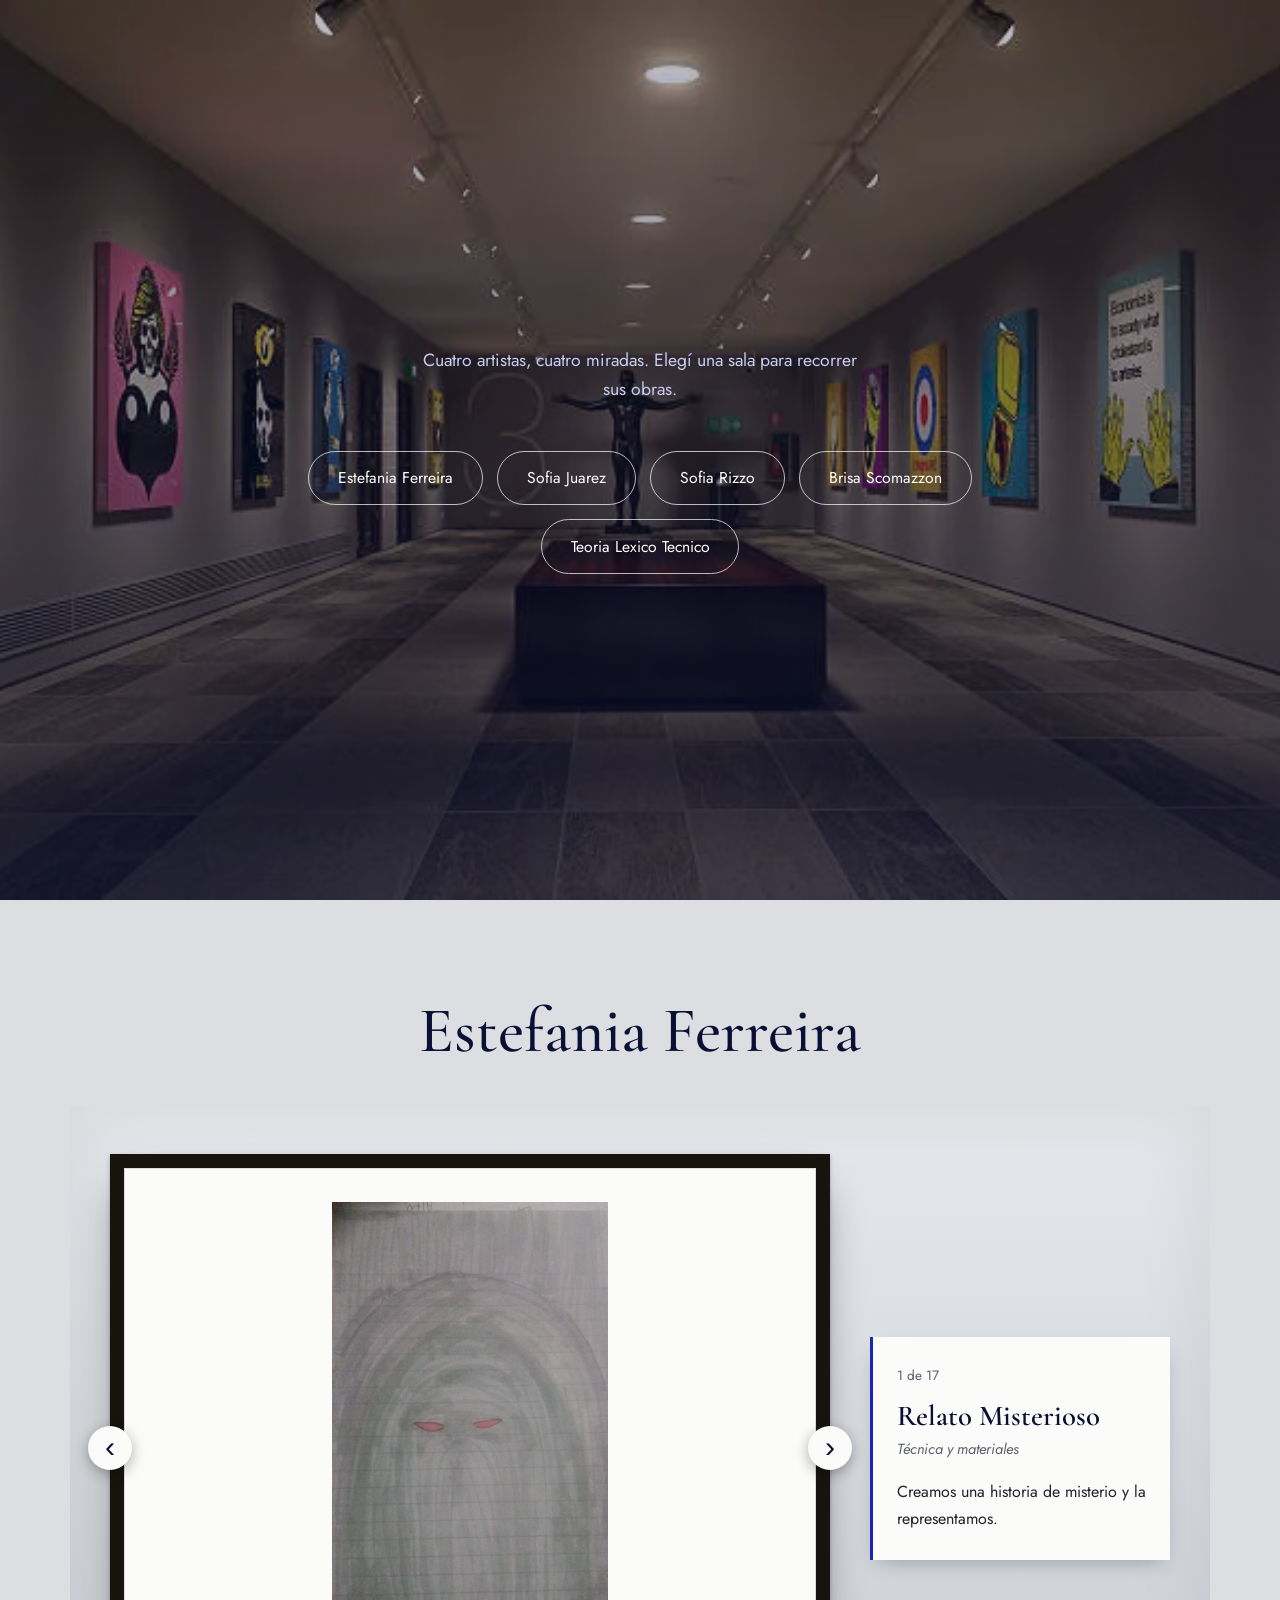
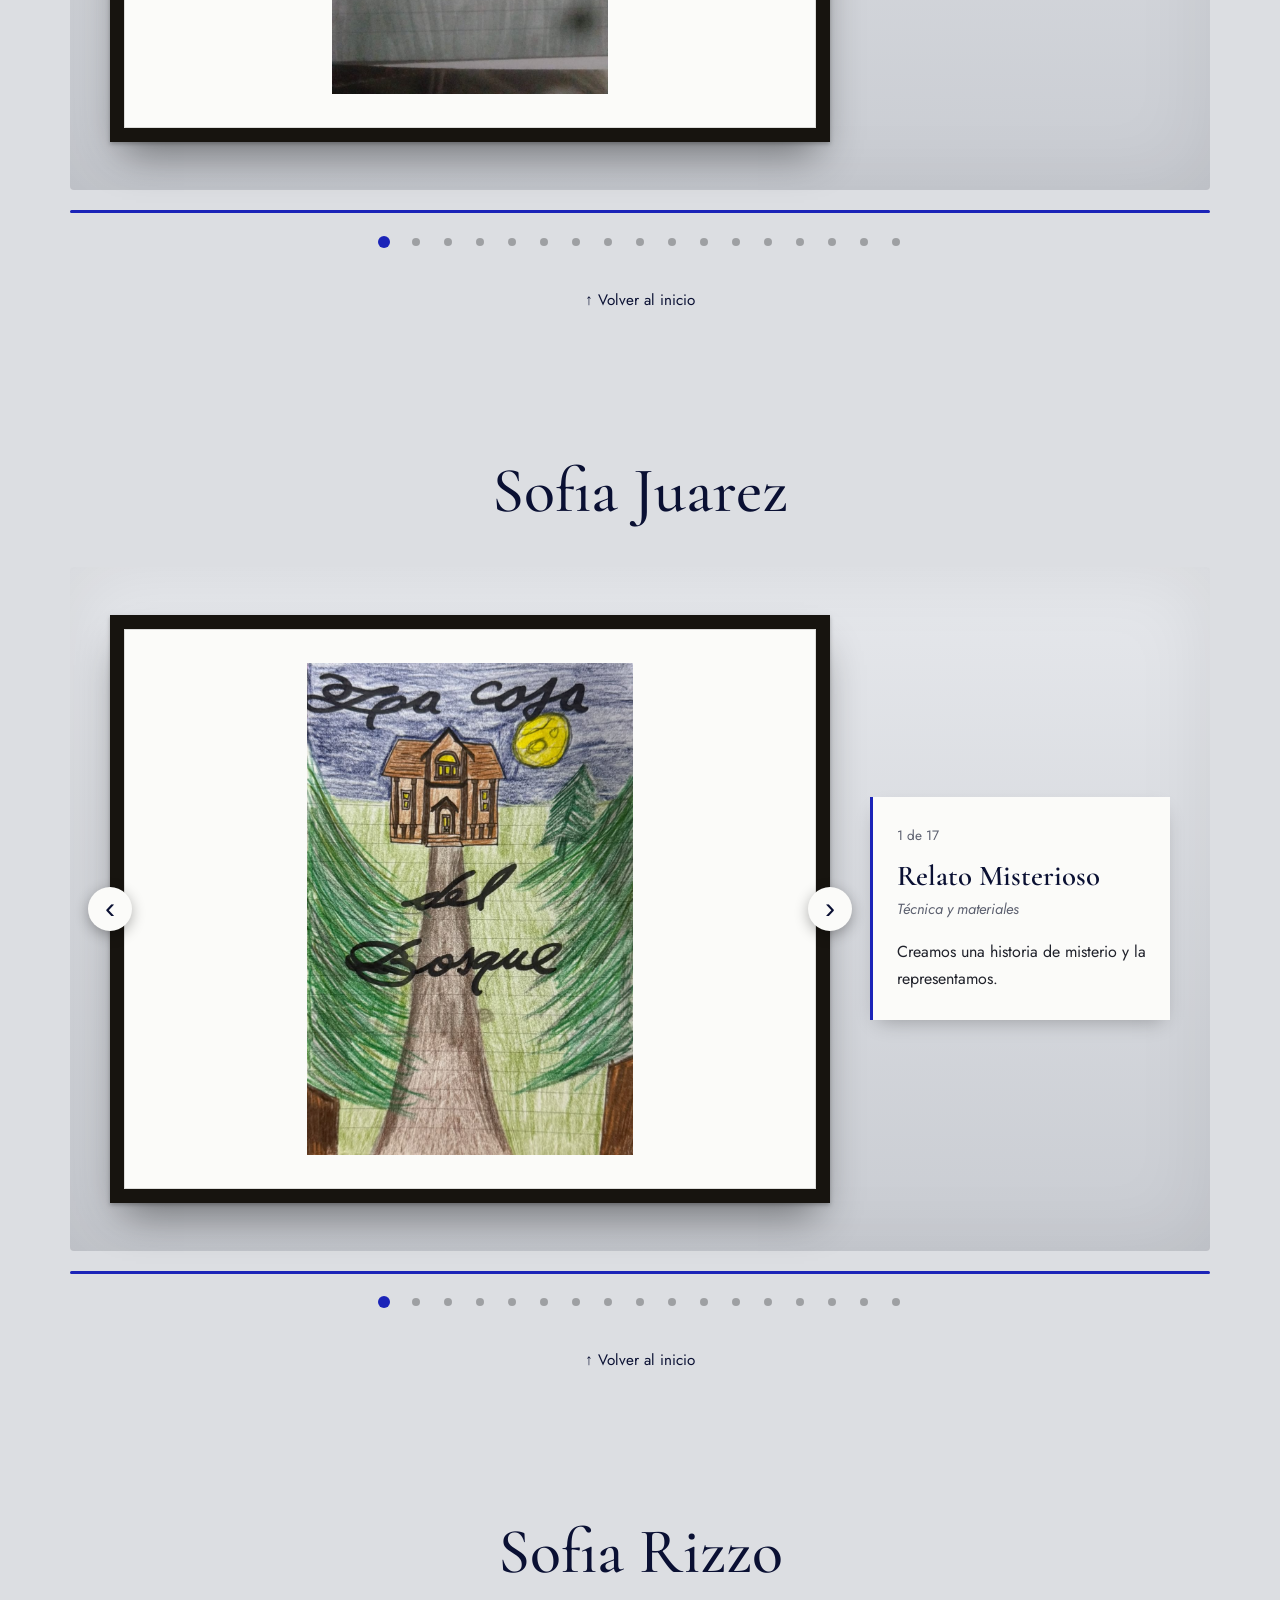
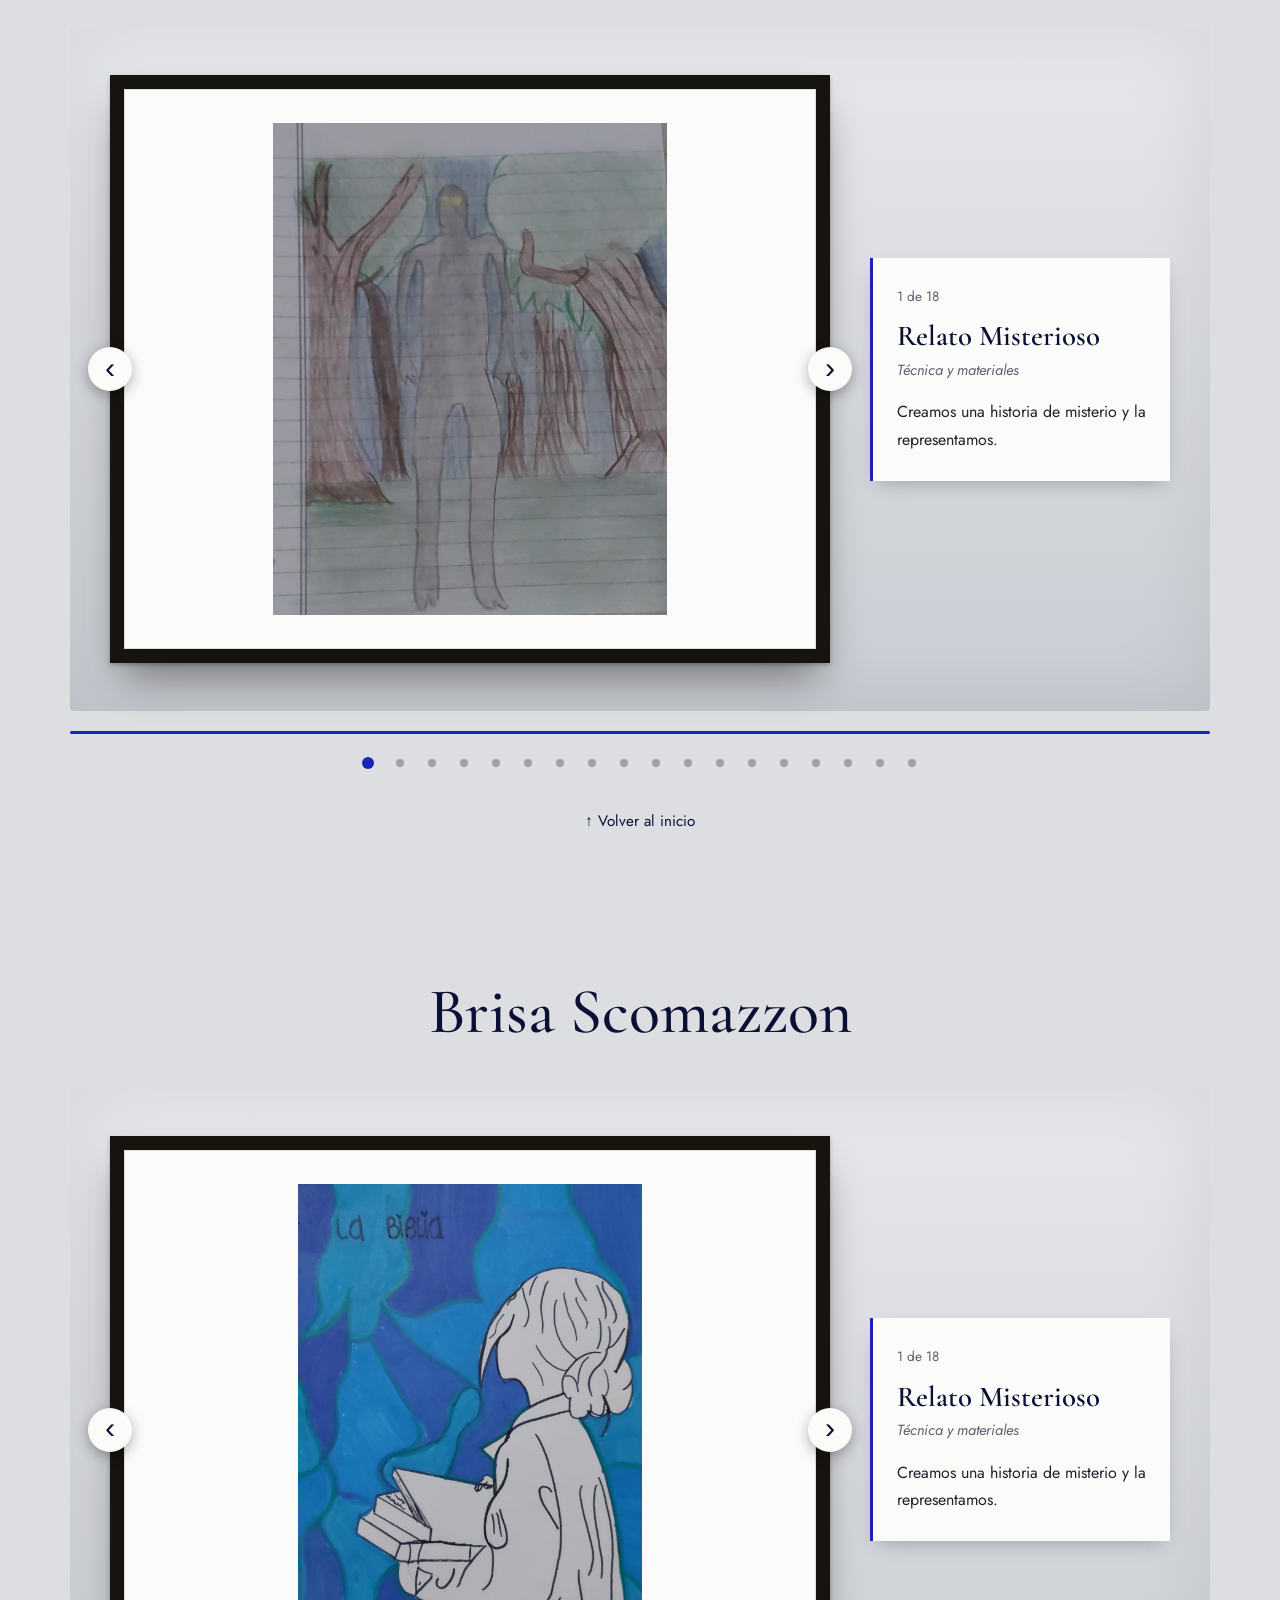
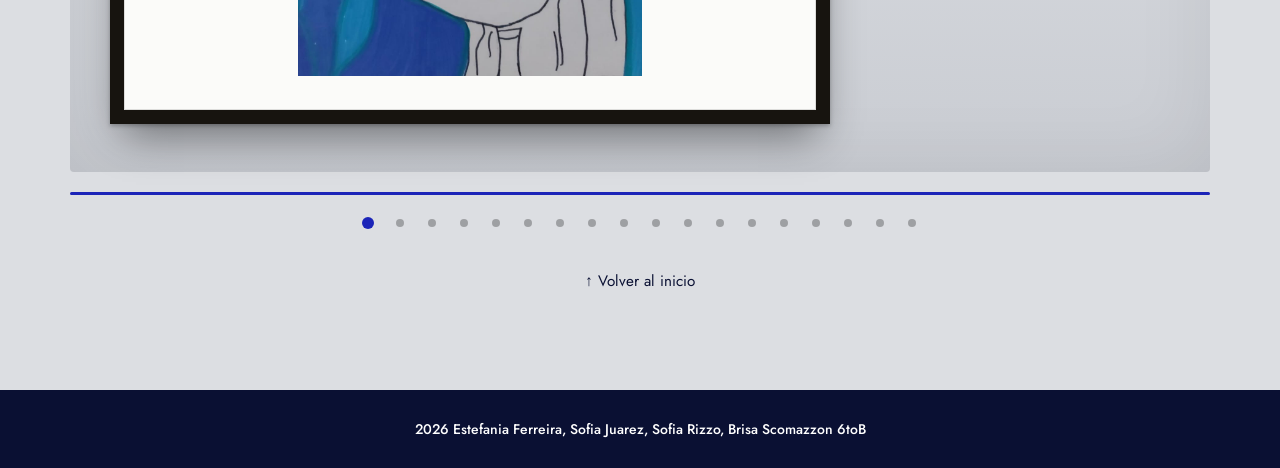
<file: index.html>
<!DOCTYPE html>
<html lang="es">
<head>
  <meta charset="UTF-8">
  <meta name="viewport" content="width=device-width, initial-scale=1.0">
  <title>MUSA-Galería de Arte</title>
  <link rel="preconnect" href="https://fonts.googleapis.com">
  <link rel="preconnect" href="https://fonts.gstatic.com" crossorigin>
  <link rel="stylesheet" href="https://fonts.googleapis.com/css2?family=Cormorant+Garamond:ital,wght@0,500;0,600;1,500&family=Jost:wght@400;500&display=swap">
  <link rel="stylesheet" href="css/style.css">
  <link rel="icon" type="image/png" href="favicon-16x16.png">
</head>
<body>

  <header class="botones" id="inicio">
    <h1 class="sr-only">Galería de Arte</h1>
    <p>Cuatro artistas, cuatro miradas. Elegí una sala para recorrer sus obras.</p>
    <nav class="botones-artistas" aria-label="Artistas">
      <a class="boton" href="#estefaniaferreira">Estefania Ferreira</a>
      <a class="boton" href="#sofiajuarez">Sofia Juarez</a>
      <a class="boton" href="#sofiarizzo">Sofia Rizzo</a>
      <a class="boton" href="#brisascomazzon">Brisa Scomazzon</a>
      <a href="teoria.html" class="boton">Teoria Lexico Tecnico</a>
    </nav>
  </header>

  <main>
    <section class="artista" id="estefaniaferreira">
      <h2>Estefania Ferreira</h2>
      <div class="galeria" data-artista="estefaniaferreira"></div>
      <a class="volver" href="#inicio">&uarr; Volver al inicio</a>
    </section>

    <section class="artista" id="sofiajuarez">
      <h2>Sofia Juarez</h2>
      <div class="galeria" data-artista="sofiajuarez"></div>
      <a class="volver" href="#inicio">&uarr; Volver al inicio</a>
    </section>

    <section class="artista" id="sofiarizzo">
      <h2>Sofia Rizzo</h2>
      <div class="galeria" data-artista="sofiarizzo"></div>
      <a class="volver" href="#inicio">&uarr; Volver al inicio</a>
    </section>

    <section class="artista" id="brisascomazzon">
      <h2>Brisa Scomazzon</h2>
      <div class="galeria" data-artista="brisascomazzon"></div>
      <a class="volver" href="#inicio">&uarr; Volver al inicio</a>
    </section>
  </main>

  <footer class="pie">
    <div class="pie-contenido">
      <strong>2026 Estefania Ferreira, Sofia Juarez, Sofia Rizzo, Brisa Scomazzon 6toB</strong>
    </div>
  </footer>

  <script>
/* ============================================================
   AQUÍ SE EDITAN LOS TEXTOS DE CADA OBRA.
   Cada artista tiene una lista "obras": una por imagen, en orden.
   Cada obra lleva: titulo, tecnica (opcional) y texto (la explicación).
   Si falta una obra, se muestra un texto de relleno.
   "omitir" sirve para saltear números de imagen que no existen.
   Los textos van en el orden en que se ven en el carrusel.
   ============================================================ */
const ARTISTAS = {
  estefaniaferreira: {
    cantidad: 18,
    omitir: [17],
    ruta: n => `img/tp${n}estefania.jpeg`,
    obras: [
    { titulo: "Relato Misterioso", tecnica: "Técnica y materiales", texto: "Creamos una historia de misterio y la representamos." },
    { titulo: "Espacio Plastico y Conceptual", tecnica: "Técnica y materiales", texto: "Debido al 24 de Marzo \"Dia de la Memoria, Verdad y la Justicia\" creamos una obra representativa ." },
    { titulo: "El Formato y El Soporte", tecnica: "Técnica y materiales", texto: "Recordamos mediante esta obra a los Soldados de las Malvinas." },
    { titulo: "Tipo de Encuadre", tecnica: "Técnica y materiales", texto: "Creamos una obra para concientizar sobre la importancia del reciclado." },
    { titulo: "Puntos de Vista", tecnica: "Técnica y materiales", texto: "Creamos un edificio con perspectiva, donde lo decoramos a nuestro gusto." },
    { titulo: "Soportes", tecnica: "Técnica y materiales", texto: "Creamos una idea sobre como nos gustaria crear una pagina web de arte." },
    { titulo: "Desarrollo de Colores", tecnica: "Técnica y materiales", texto: "Creamos una Huella Digital con gamas, dentro escribimos un verso de una cancion elegida, en este caso \"La Mentira\"de Luis Miguel." },
    { titulo: "Gamas Cromaticas", tecnica: "Técnica y materiales", texto: "En base a la cancion elegida anteriormente la representamos con gamas cromaticas." },
    { titulo: "Colores Complementarios", tecnica: "Técnica y materiales", texto: "Elegimos una metafora y la representamos." },
    { titulo: "Complementarios Adyacentes", tecnica: "Técnica y materiales", texto: "Dibujo libre ." },
    { titulo: "Gamas mas Acromaticas", tecnica: "Técnica y materiales", texto: "Recreamos la obra \"La Ciudad Knopp\" del artista argentino Luis Fernando Benedit." },
    { titulo: "Monocromia", tecnica: "Técnica y materiales", texto: "Explicación de la obra 12." },
    { titulo: "Acromaticos y Valores", tecnica: "Técnica y materiales", texto: "Replica de la obra \"Riachuelo\" del pintor argentino Benito Quinquela Martin." },
    { titulo: "Indicadores de Espacios", tecnica: "Técnica y materiales", texto: "Con los elementos pedidos, creamos una obra donde se refleja la percepción del espacio." },
    { titulo: "Vanguardias", tecnica: "Técnica y materiales", texto: "Vanguardias, replicamos obra del artista elegido, en este caso Salvador Dali." },
    { titulo: "Color y Valor", tecnica: "Técnica y materiales", texto: "Representamos como creemos que sera el futuro." },
    { titulo: "Imagen y Contexto", tecnica: "Técnica y materiales", texto: "Representacion de la historia \"el mounstro en mi cuarto\" de Miguel Angel Lopez." }
    ]
    
  },
  sofiajuarez: {
    cantidad: 18,
    omitir: [10],
    ruta: n => `img/tp${n}sofiajuarez.jpeg`,
    obras: [
    { titulo: "Relato Misterioso", tecnica: "Técnica y materiales", texto: "Creamos una historia de misterio y la representamos." },
    { titulo: "Espacio Plastico y Conceptual", tecnica: "Técnica y materiales", texto: "Debido al 24 de Marzo \"Dia de la Memoria, Verdad y la Justicia\" creamos una obra representativa ." },
    { titulo: "El Formato y El Soporte", tecnica: "Técnica y materiales", texto: "Recordamos mediante esta obra a los Soldados de las Malvinas." },
    { titulo: "Tipo de Encuadre", tecnica: "Técnica y materiales", texto: "Creamos una obra para concientizar sobre la importancia del reciclado." },
    { titulo: "Puntos de Vista", tecnica: "Técnica y materiales", texto: "Creamos un edificio con perspectiva, donde lo decoramos a nuestro gusto." },
    { titulo: "Soportes", tecnica: "Técnica y materiales", texto: "Creamos una idea sobre como nos gustaria crear una pagina web de arte." },
    { titulo: "Desarrollo de Colores", tecnica: "Técnica y materiales", texto: "Creamos una Huella Digital con gamas, dentro escribimos un verso de una cancion elegida, en este caso \"Loco tu Forma de Ser\"de Los Autenticos Decadentes." },
    { titulo: "Gamas Cromaticas", tecnica: "Técnica y materiales", texto: "En base a la cancion elegida anteriormente la representamos con gamas cromaticas." },
    { titulo: "Colores Complementarios", tecnica: "Técnica y materiales", texto: "Elegimos una metafora y la representamos." },
    { titulo: "Gamas mas Acromaticas", tecnica: "Técnica y materiales", texto: "Recreamos la obra \"La Ciudad Knopp\" del artista argentino Luis Fernando Benedit." },
    { titulo: "Monocromia", tecnica: "Técnica y materiales", texto: "Explicación de la obra 12." },
    { titulo: "Acromaticos y Valores", tecnica: "Técnica y materiales", texto: "Replica de la obra \"Riachuelo\" del pintor argentino Benito Quinquela Martin." },
    { titulo: "Indicadores de Espacios", tecnica: "Técnica y materiales", texto: "Con los elementos pedidos, creamos una obra donde se refleja la percepción del espacio." },
    { titulo: "Vanguardias", tecnica: "Técnica y materiales", texto: "Vanguardias, replicamos obra del artista elegido, en este caso Pablo Picasso." },
    { titulo: "Color y Valor", tecnica: "Técnica y materiales", texto: "Representamos como creemos que sera el futuro." },
    { titulo: "Pop Art", tecnica: "Técnica y materiales", texto: "Recreamos la famosa pintura de Andy Warhol sobre Marilyn Monroe." },
    { titulo: "Imagen y Contexto", tecnica: "Técnica y materiales", texto: "Representacion de la historia \"el mounstro en mi cuarto\" de Miguel Angel Lopez." }
    ]
  },
  sofiarizzo: {
    cantidad: 18,
    ruta: n => `img/tp${n}sofiarizzo.jpeg`,   // ← antes apuntaba a a2: renombrá tus fotos a a3-1.jpg, a3-2.jpg...
    obras: [
    { titulo: "Relato Misterioso", tecnica: "Técnica y materiales", texto: "Creamos una historia de misterio y la representamos." },
    { titulo: "Espacio Plastico y Conceptual", tecnica: "Técnica y materiales", texto: "Debido al 24 de Marzo \"Dia de la Memoria, Verdad y la Justicia\" creamos una obra representativa ." },
    { titulo: "El Formato y El Soporte", tecnica: "Técnica y materiales", texto: "Recordamos mediante esta obra a los Soldados de las Malvinas." },
    { titulo: "Tipo de Encuadre", tecnica: "Técnica y materiales", texto: "Creamos una obra para concientizar sobre la importancia del reciclado." },
    { titulo: "Puntos de Vista", tecnica: "Técnica y materiales", texto: "Creamos un edificio con perspectiva, donde lo decoramos a nuestro gusto." },
    { titulo: "Soportes", tecnica: "Técnica y materiales", texto: "Creamos una idea sobre como nos gustaria crear una pagina web de arte." },
    { titulo: "Desarrollo de Colores", tecnica: "Técnica y materiales", texto: "Creamos una Huella Digital con gamas, dentro escribimos un verso de una cancion elegida, en este caso \"Under Pressure\"de Queen y David Bowie." },
    { titulo: "Gamas Cromaticas", tecnica: "Técnica y materiales", texto: "En base a la cancion elegida anteriormente la representamos con gamas cromaticas." },
    { titulo: "Colores Complementarios", tecnica: "Técnica y materiales", texto: "Elegimos una metafora y la representamos." },
    { titulo: "Complementarios Adyacentes", tecnica: "Técnica y materiales", texto: "Dibujo libre ." },
    { titulo: "Gamas mas Acromaticas", tecnica: "Técnica y materiales", texto: "Recreamos la obra \"La Ciudad Knopp\" del artista argentino Luis Fernando Benedit." },
    { titulo: "Monocromia", tecnica: "Técnica y materiales", texto: "Explicación de la obra 12." },
    { titulo: "Acromaticos y Valores", tecnica: "Técnica y materiales", texto: "Replica de la obra \"Riachuelo\" del pintor argentino Benito Quinquela Martin." },
    { titulo: "Indicadores de Espacios", tecnica: "Técnica y materiales", texto: "Con los elementos pedidos, creamos una obra donde se refleja la percepción del espacio." },
    { titulo: "Vanguardias", tecnica: "Técnica y materiales", texto: "Vanguardias, replicamos obra del artista elegido, en este caso Salvador Dali." },
    { titulo: "Color y Valor", tecnica: "Técnica y materiales", texto: "Representamos como creemos que sera el futuro." },
    { titulo: "Pop Art", tecnica: "Técnica y materiales", texto: "Recreamos la famosa pintura de Andy Warhol sobre Marilyn Monroe." },
    { titulo: "Imagen y Contexto", tecnica: "Técnica y materiales", texto: "Representacion de la historia \"el mounstro en mi cuarto\" de Miguel Angel Lopez." }

    ]
  },
  brisascomazzon: {
    cantidad: 18,                      // no existe tp13brisas.jpeg, se salta
    ruta: n => `img/tp${n}brisas.jpeg`,
    obras: [
    { titulo: "Relato Misterioso", tecnica: "Técnica y materiales", texto: "Creamos una historia de misterio y la representamos." },
    { titulo: "Espacio Plastico y Conceptual", tecnica: "Técnica y materiales", texto: "Debido al 24 de Marzo \"Dia de la Memoria, Verdad y la Justicia\" creamos una obra representativa ." },
    { titulo: "El Formato y El Soporte", tecnica: "Técnica y materiales", texto: "Recordamos mediante esta obra a los Soldados de las Malvinas." },
    { titulo: "Tipo de Encuadre", tecnica: "Técnica y materiales", texto: "Creamos una obra para concientizar sobre la importancia del reciclado." },
    { titulo: "Puntos de Vista", tecnica: "Técnica y materiales", texto: "Creamos un edificio con perspectiva, donde lo decoramos a nuestro gusto." },
    { titulo: "Soportes", tecnica: "Técnica y materiales", texto: "Creamos una idea sobre como nos gustaria crear una pagina web de arte." },
    { titulo: "Desarrollo de Colores", tecnica: "Técnica y materiales", texto: "Creamos una Huella Digital con gamas, dentro escribimos un verso de una cancion elegida, en este caso \"Ride \"de Lana Del Rey." },
    { titulo: "Gamas Cromaticas", tecnica: "Técnica y materiales", texto: "En base a la cancion elegida anteriormente la representamos con gamas cromaticas." },
    { titulo: "Colores Complementarios", tecnica: "Técnica y materiales", texto: "Elegimos una metafora y la representamos." },
    { titulo: "Complementarios Adyacentes", tecnica: "Técnica y materiales", texto: "Dibujo libre ." },
    { titulo: "Gamas mas Acromaticas", tecnica: "Técnica y materiales", texto: "Recreamos la obra \"La Ciudad Knopp\" del artista argentino Luis Fernando Benedit." },
    { titulo: "Monocromia", tecnica: "Técnica y materiales", texto: "Explicación de la obra 12." },
    { titulo: "Acromaticos y Valores", tecnica: "Técnica y materiales", texto: "Replica de la obra \"Riachuelo\" del pintor argentino Benito Quinquela Martin." },
    { titulo: "Indicadores de Espacios", tecnica: "Técnica y materiales", texto: "Con los elementos pedidos, creamos una obra donde se refleja la percepción del espacio." },
    { titulo: "Vanguardias", tecnica: "Técnica y materiales", texto: "Vanguardias, replicamos obra del artista elegido, en este caso Andy Warhol." },
    { titulo: "Color y Valor", tecnica: "Técnica y materiales", texto: "Representamos como creemos que sera el futuro." },
    { titulo: "Pop Art", tecnica: "Técnica y materiales", texto: "Recreamos la famosa pintura de Andy Warhol sobre Marilyn Monroe." },
    { titulo: "Imagen y Contexto", tecnica: "Técnica y materiales", texto: "Representacion de la historia \"el mounstro en mi cuarto\" de Miguel Angel Lopez." }
    ]
  }
};

const TIEMPO_AUTOMATICO = 6000; // milisegundos entre una obra y la siguiente

</script>

  <script>
(function () {
  const reduceMotion = window.matchMedia('(prefers-reduced-motion: reduce)').matches;

  document.querySelectorAll('.galeria').forEach(el => {
    const datos = ARTISTAS[el.dataset.artista];
    if (!datos) return;

    const numeros = Array.from({ length: datos.cantidad }, (_, i) => i + 1)
      .filter(n => !(datos.omitir || []).includes(n));
    const obras = numeros.map((n, i) => {
      const o = datos.obras[i] || {};
      return {
        src: datos.ruta(n),
        titulo: o.titulo || `Obra ${i + 1}`,
        tecnica: o.tecnica || '',
        texto: o.texto || 'Pronto vas a poder leer acá la explicación de este trabajo.'
      };
    });

    el.innerHTML = `
      <div class="escena" tabindex="0" aria-roledescription="carrusel" aria-label="Obras de ${el.closest('section').querySelector('h2').textContent}">
        <div class="vitrina">
          <button class="flecha prev" type="button" aria-label="Obra anterior">&#8249;</button>
          <figure class="marco"><div class="paspartu"><img alt=""><p class="falta"></p></div></figure>
          <button class="flecha next" type="button" aria-label="Obra siguiente">&#8250;</button>
        </div>
        <aside class="cartel" aria-live="polite">
          <p class="cartel-n"></p>
          <h3 class="cartel-titulo"></h3>
          <p class="cartel-tecnica"></p>
          <p class="cartel-texto"></p>
        </aside>
      </div>
      <div class="barra"><span></span></div>
      <div class="puntos" role="tablist"></div>`;

    const escena = el.querySelector('.escena');
    const img = el.querySelector('.marco img');
    const marco = el.querySelector('.marco');
    const cartel = el.querySelector('.cartel');
    const barra = el.querySelector('.barra span');
    const puntos = el.querySelector('.puntos');
    const paspartu = el.querySelector('.paspartu');

    // si una imagen no carga, prueba otras carpetas y extensiones comunes
    function candidatos(src) {
      const i = src.lastIndexOf('/');
      const archivo = src.slice(i + 1);
      const nombre = archivo.replace(/\.[^.]+$/, '');
      const ext = archivo.split('.').pop();
      const out = [];
      [src.slice(0, i + 1), 'img/', 'imagenes/', 'images/', ''].forEach(f =>
        [ext, 'jpg', 'jpeg', 'png', 'webp'].forEach(e => {
          const c = f + nombre + '.' + e;
          if (!out.includes(c)) out.push(c);
        }));
      return out;
    }
    function cargar(o) {
      const lista = candidatos(o.src);
      let k = 0;
      paspartu.classList.remove('sin-imagen');
      img.onload = () => paspartu.classList.remove('sin-imagen');
      img.onerror = () => {
        k++;
        if (k < lista.length) img.src = lista[k];
        else {
          paspartu.querySelector('.falta').textContent = 'No se encontró la imagen: ' + o.src;
          paspartu.classList.add('sin-imagen');
        }
      };
      img.src = lista[0];
    }
    let actual = 0, timer = null, pausado = false, visible = false;

    obras.forEach((_, i) => {
      const b = document.createElement('button');
      b.type = 'button';
      b.setAttribute('aria-label', `Ir a la obra ${i + 1}`);
      b.addEventListener('click', () => { ir(i); reiniciar(); });
      puntos.appendChild(b);
    });

    function ir(i) {
      actual = (i + obras.length) % obras.length;
      const o = obras[actual];
      marco.classList.add('cambiando');
      cartel.classList.add('cambiando');
      setTimeout(() => {
        cargar(o);
        img.alt = `${o.titulo}`;
        cartel.querySelector('.cartel-n').textContent = `${actual + 1} de ${obras.length}`;
        cartel.querySelector('.cartel-titulo').textContent = o.titulo;
        cartel.querySelector('.cartel-tecnica').textContent = o.tecnica;
        cartel.querySelector('.cartel-texto').textContent = o.texto;
        marco.classList.remove('cambiando');
        cartel.classList.remove('cambiando');
      }, 220);
      [...puntos.children].forEach((p, k) => p.classList.toggle('activo', k === actual));
      // precarga la siguiente
      new Image().src = obras[(actual + 1) % obras.length].src;
    }

    function arrancarBarra() {
      barra.style.animation = 'none';
      void barra.offsetWidth;
      if (!reduceMotion) barra.style.animation = `llenar ${TIEMPO_AUTOMATICO}ms linear forwards`;
    }
    function reiniciar() {
      clearTimeout(timer);
      arrancarBarra();
      if (reduceMotion || pausado || !visible) { barra.style.animationPlayState = 'paused'; return; }
      barra.style.animationPlayState = 'running';
      timer = setTimeout(() => { ir(actual + 1); reiniciar(); }, TIEMPO_AUTOMATICO);
    }
    function pausar(v) {
      pausado = v;
      if (v) { clearTimeout(timer); barra.style.animationPlayState = 'paused'; }
      else reiniciar();
    }

    el.querySelector('.prev').addEventListener('click', () => { ir(actual - 1); reiniciar(); });
    el.querySelector('.next').addEventListener('click', () => { ir(actual + 1); reiniciar(); });
    escena.addEventListener('keydown', e => {
      if (e.key === 'ArrowLeft') { ir(actual - 1); reiniciar(); }
      if (e.key === 'ArrowRight') { ir(actual + 1); reiniciar(); }
    });
    escena.addEventListener('mouseenter', () => pausar(true));
    escena.addEventListener('mouseleave', () => pausar(false));
    escena.addEventListener('focusin', () => pausar(true));
    escena.addEventListener('focusout', () => pausar(false));

    // deslizar con el dedo en el celular
    let x0 = null;
    escena.addEventListener('touchstart', e => { x0 = e.touches[0].clientX; }, { passive: true });
    escena.addEventListener('touchend', e => {
      if (x0 === null) return;
      const dx = e.changedTouches[0].clientX - x0;
      if (Math.abs(dx) > 40) { ir(actual + (dx < 0 ? 1 : -1)); reiniciar(); }
      x0 = null;
    });

    // solo avanza solo cuando la sala está a la vista
    new IntersectionObserver(([en]) => {
      visible = en.isIntersecting;
      reiniciar();
    }, { threshold: 0.4 }).observe(el);

    ir(0);
  });
})();

</script>
</body>
</html>
</file>
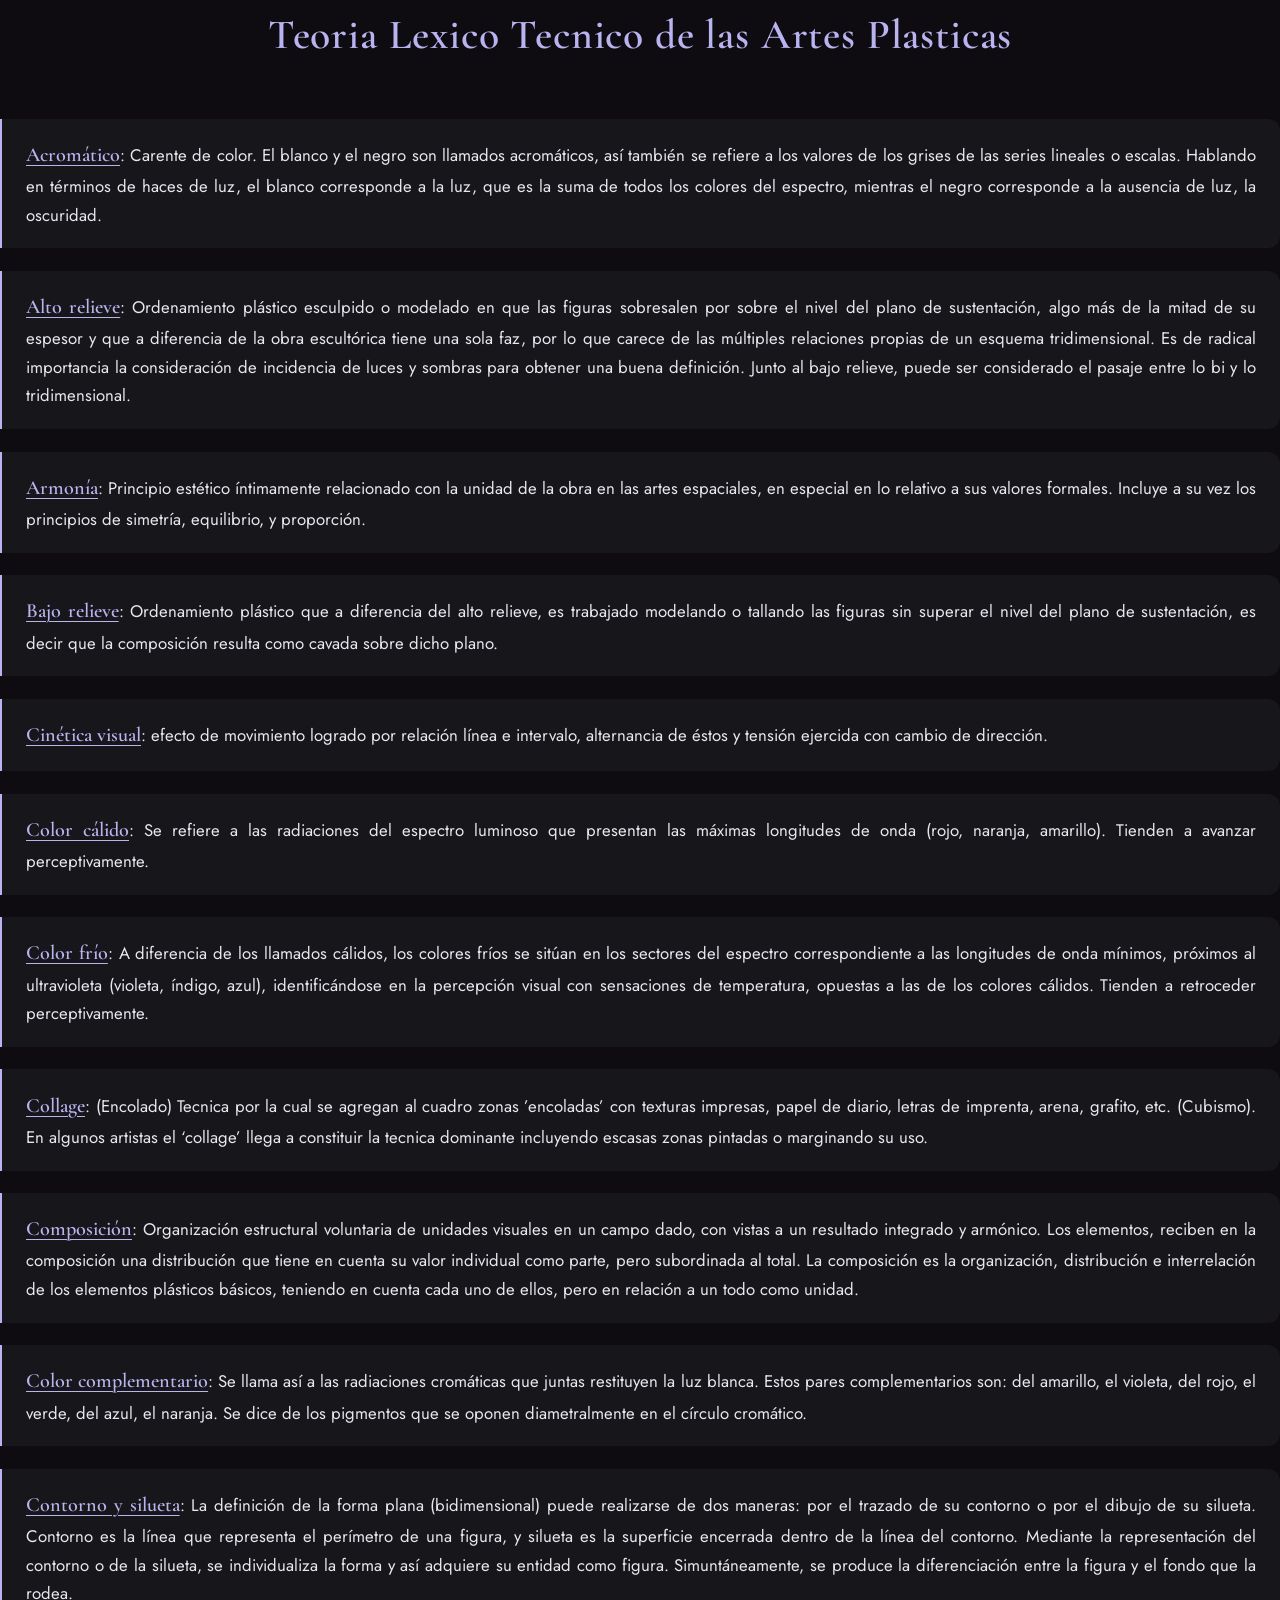
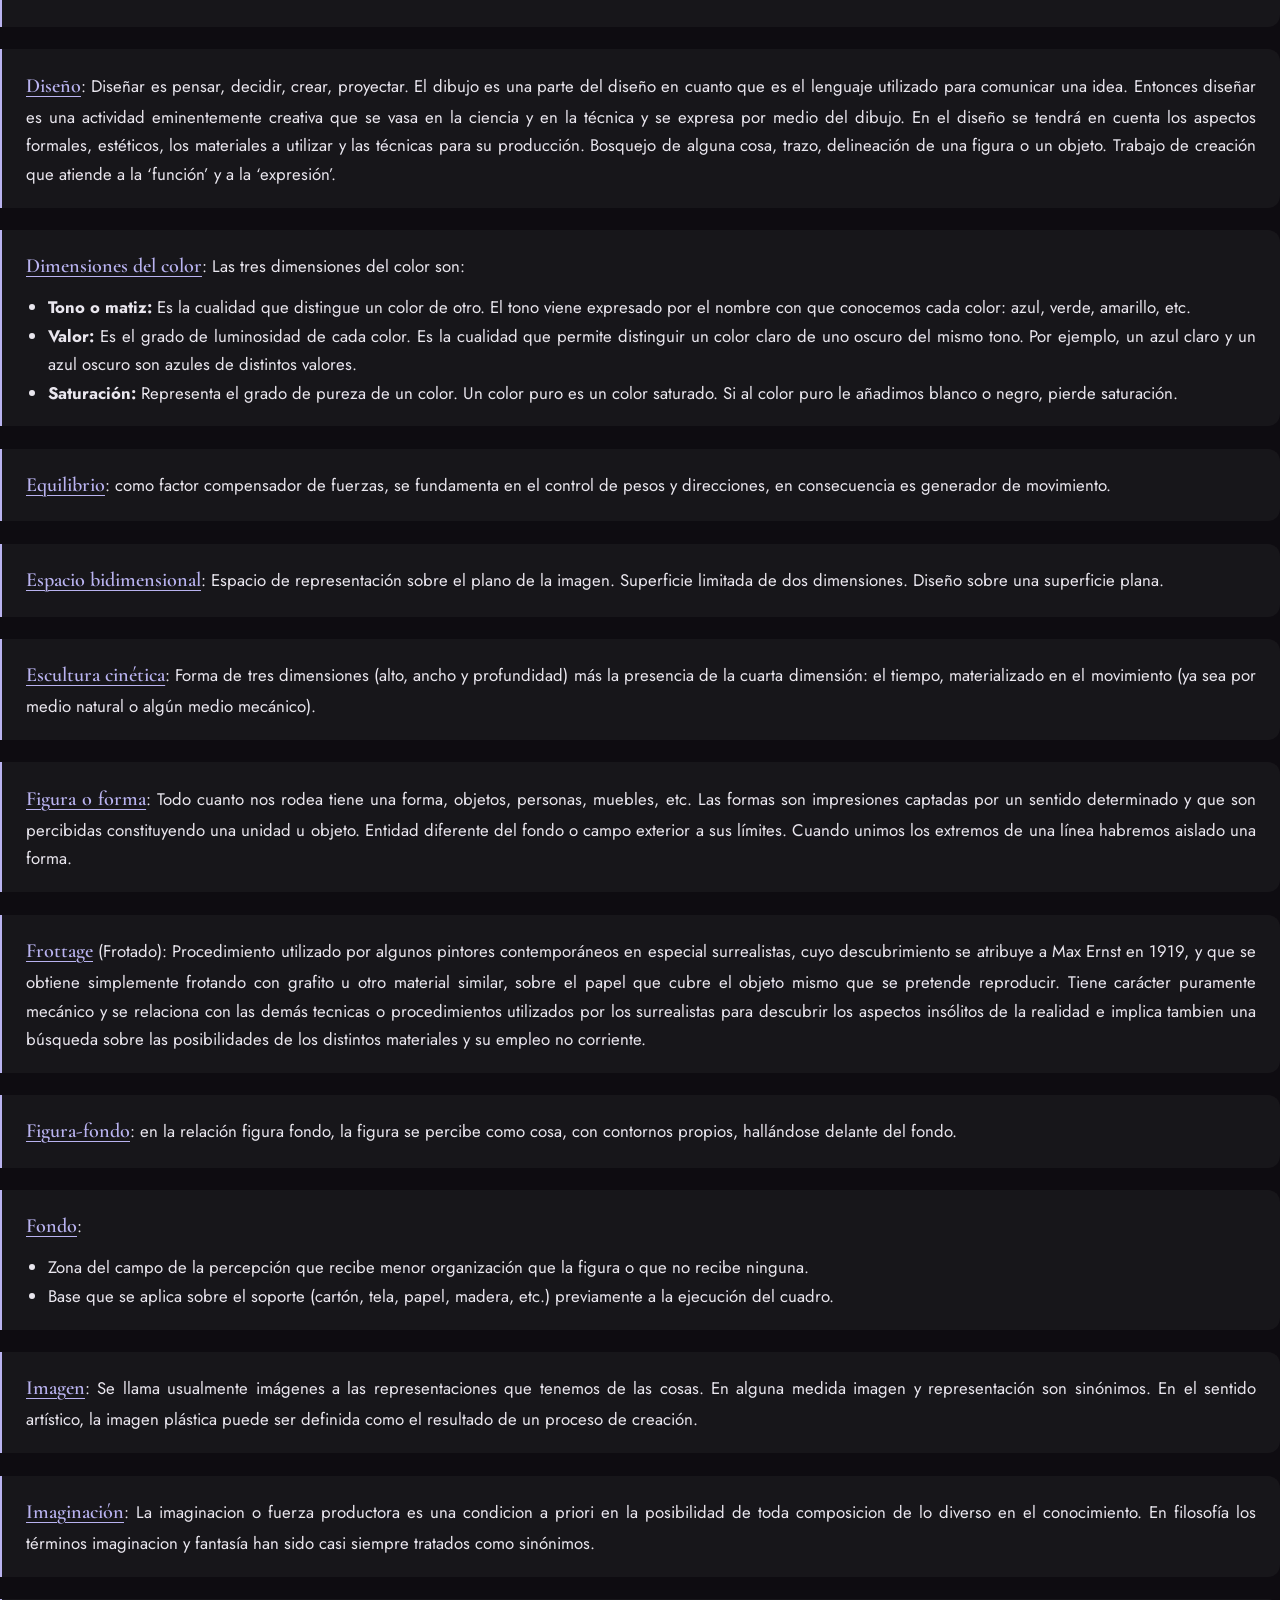
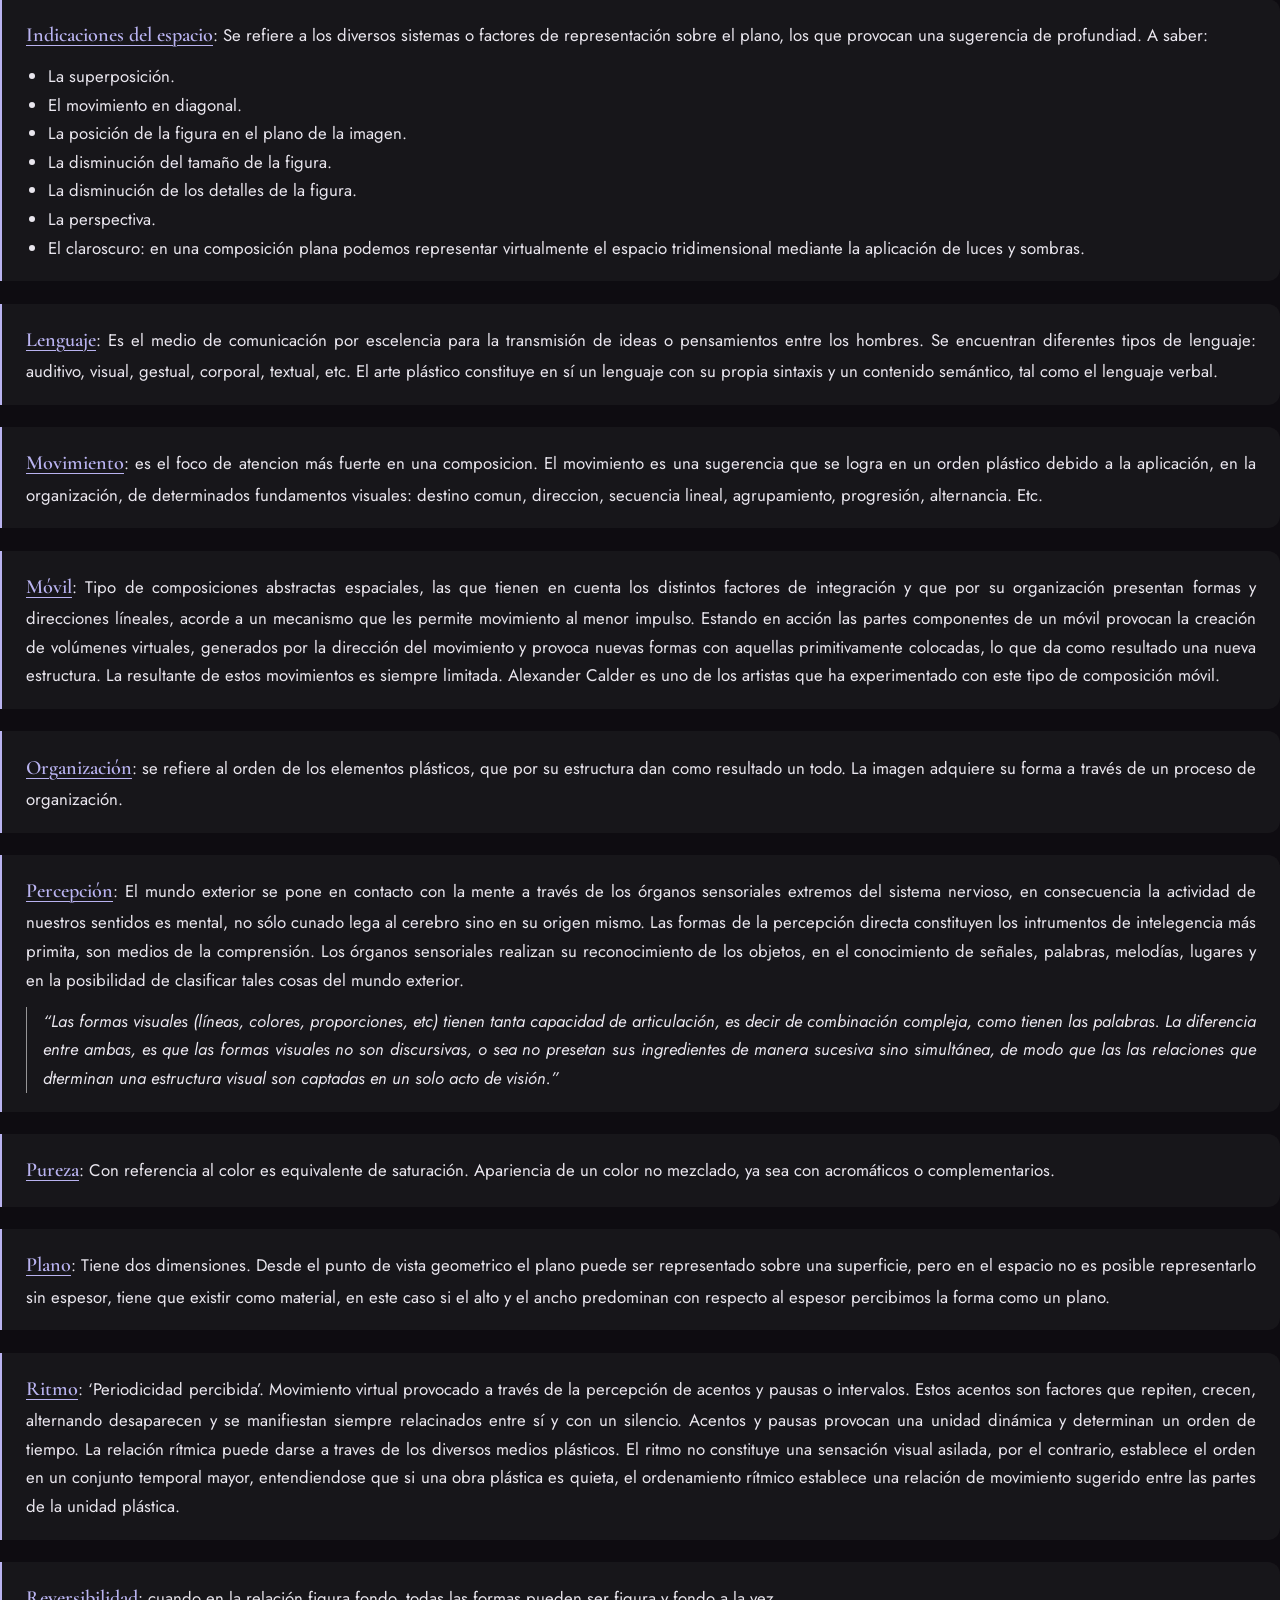
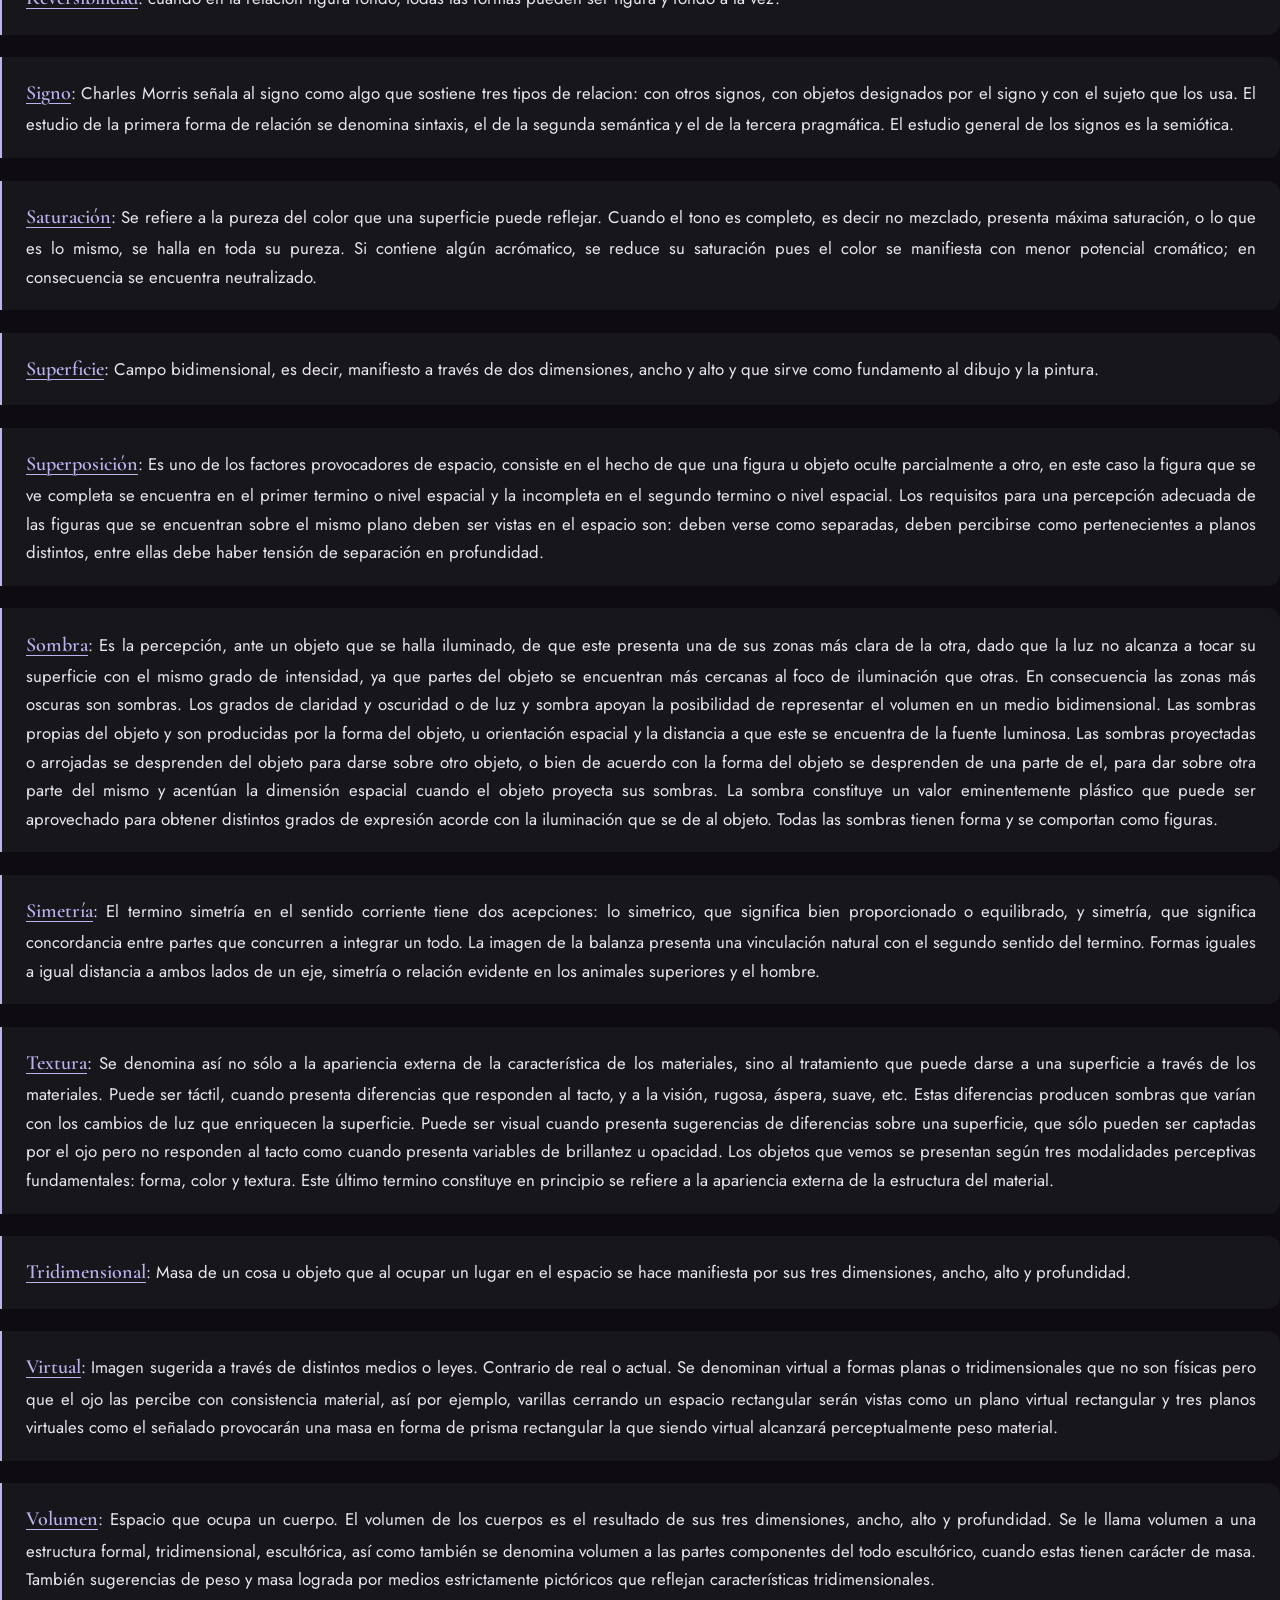
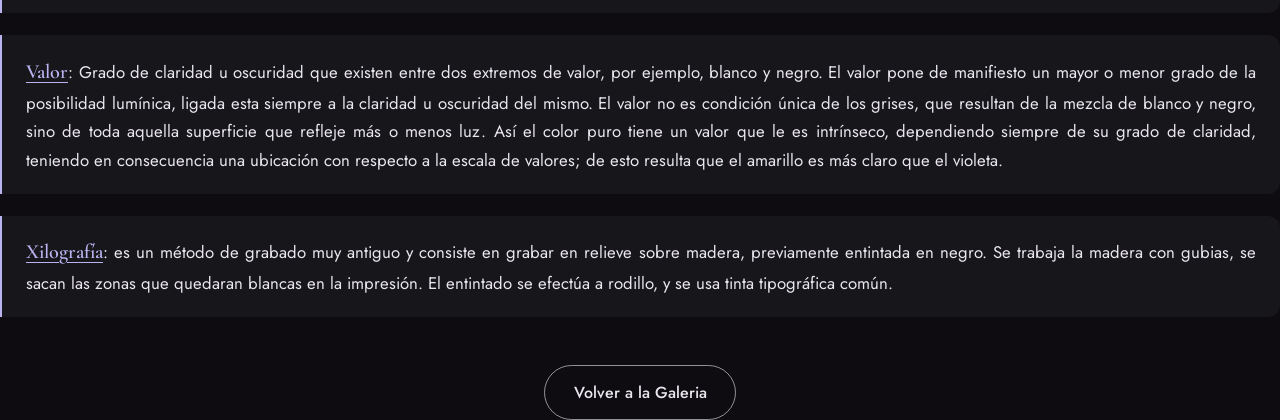
<file: teoria.html>
<!DOCTYPE html>
<html lang="en">
<head>
    <meta charset="UTF-8">
    <meta name="viewport" content="width=device-width, initial-scale=1.0">
    <title>MUSA-Teoria Lexico Tecnico</title>
    <link rel="preconnect" href="https://fonts.googleapis.com">
    <link rel="preconnect" href="https://fonts.gstatic.com" crossorigin>
    <link rel="stylesheet" href="https://fonts.googleapis.com/css2?family=Cormorant+Garamond:ital,wght@0,500;0,600;1,500&family=Jost:wght@400;500&display=swap">
    <link rel="stylesheet" href="css/teoria.css">
    <link rel="icon" type="image/png" href="favicon-16x16.png">
</head>
<body>
<h2>Teoria Lexico Tecnico de las Artes Plasticas</h2>
<p class="item"><span class="termino">Acromático</span>: Carente de color. El blanco y el negro son llamados acromáticos, así también se refiere a los valores de los grises de las series lineales o escalas. Hablando en términos de haces de luz, el blanco corresponde a la luz, que es la suma de todos los colores del espectro, mientras el negro corresponde a la ausencia de luz, la oscuridad.</p>

<p class="item"><span class="termino">Alto relieve</span>: Ordenamiento plástico esculpido o modelado en que las figuras sobresalen por sobre el nivel del plano de sustentación, algo más de la mitad de su espesor y que a diferencia de la obra escultórica tiene una sola faz, por lo que carece de las múltiples relaciones propias de un esquema tridimensional. Es de radical importancia la consideración de incidencia de luces y sombras para obtener una buena definición. Junto al bajo relieve, puede ser considerado el pasaje entre lo bi y lo tridimensional.</p>

<p class="item"><span class="termino">Armonía</span>: Principio estético íntimamente relacionado con la unidad de la obra en las artes espaciales, en especial en lo relativo a sus valores formales. Incluye a su vez los principios de simetría, equilibrio, y proporción.</p>

<p class="item"><span class="termino">Bajo relieve</span>: Ordenamiento plástico que a diferencia del alto relieve, es trabajado modelando o tallando las figuras sin superar el nivel del plano de sustentación, es decir que la composición resulta como cavada sobre dicho plano.</p>

<p class="item"><span class="termino">Cinética visual</span>: efecto de movimiento logrado por relación línea e intervalo, alternancia de éstos y tensión ejercida con cambio de dirección.</p>

<p class="item"><span class="termino">Color cálido</span>: Se refiere a las radiaciones del espectro luminoso que presentan las máximas longitudes de onda (rojo, naranja, amarillo). Tienden a avanzar perceptivamente.</p>

<p class="item"><span class="termino">Color frío</span>: A diferencia de los llamados cálidos, los colores fríos se sitúan en los sectores del espectro correspondiente a las longitudes de onda mínimos, próximos al ultravioleta (violeta, índigo, azul), identificándose en la percepción visual con sensaciones de temperatura, opuestas a las de los colores cálidos. Tienden a retroceder perceptivamente.</p>

<p class="item"><span class="termino">Collage</span>: (Encolado) Tecnica por la cual se agregan al cuadro zonas ’encoladas’ con texturas impresas, papel de diario, letras de imprenta, arena, grafito, etc. (Cubismo). En algunos artistas el ‘collage’ llega a constituir la tecnica dominante incluyendo escasas zonas pintadas o marginando su uso.</p>

<p class="item"><span class="termino">Composición</span>: Organización estructural voluntaria de unidades visuales en un campo dado, con vistas a un resultado integrado y armónico. Los elementos, reciben en la composición una distribución que tiene en cuenta su valor individual como parte, pero subordinada al total. La composición es la organización, distribución e interrelación de los elementos plásticos básicos, teniendo en cuenta cada uno de ellos, pero en relación a un todo como unidad.</p>

<p class="item"><span class="termino">Color complementario</span>: Se llama así a las radiaciones cromáticas que juntas restituyen la luz blanca. Estos pares complementarios son: del amarillo, el violeta, del rojo, el verde, del azul, el naranja. Se dice de los pigmentos que se oponen diametralmente en el círculo cromático.</p>

<p class="item"><span class="termino">Contorno y silueta</span>: La definición de la forma plana (bidimensional) puede realizarse de dos maneras: por el trazado de su contorno o por el dibujo de su silueta. Contorno es la línea que representa el perímetro de una figura, y silueta es la superficie encerrada dentro de la línea del contorno. Mediante la representación del contorno o de la silueta, se individualiza la forma y así adquiere su entidad como figura. Simuntáneamente, se produce la diferenciación entre la figura y el fondo que la rodea.</p>

<p class="item"><span class="termino">Diseño</span>: Diseñar es pensar, decidir, crear, proyectar. El dibujo es una parte del diseño en cuanto que es el lenguaje utilizado para comunicar una idea. Entonces diseñar es una actividad eminentemente creativa que se vasa en la ciencia y en la técnica y se expresa por medio del dibujo. En el diseño se tendrá en cuenta los aspectos formales, estéticos, los materiales a utilizar y las técnicas para su producción. Bosquejo de alguna cosa, trazo, delineación de una figura o un objeto. Trabajo de creación que atiende a la ‘función’ y a la ‘expresión’.</p>

<div class="item"><span class="termino">Dimensiones del color</span>: Las tres dimensiones del color son:
    <ul>
        <li><strong>Tono o matiz:</strong> Es la cualidad que distingue un color de otro. El tono viene expresado por el nombre con que conocemos cada color: azul, verde, amarillo, etc.</li>
        <li><strong>Valor:</strong> Es el grado de luminosidad de cada color. Es la cualidad que permite distinguir un color claro de uno oscuro del mismo tono. Por ejemplo, un azul claro y un azul oscuro son azules de distintos valores.</li>
        <li><strong>Saturación:</strong> Representa el grado de pureza de un color. Un color puro es un color saturado. Si al color puro le añadimos blanco o negro, pierde saturación.</li>
    </ul>
</div>

<p class="item"><span class="termino">Equilibrio</span>: como factor compensador de fuerzas, se fundamenta en el control de pesos y direcciones, en consecuencia es generador de movimiento.</p>

<p class="item"><span class="termino">Espacio bidimensional</span>: Espacio de representación sobre el plano de la imagen. Superficie limitada de dos dimensiones. Diseño sobre una superficie plana.</p>

<p class="item"><span class="termino">Escultura cinética</span>: Forma de tres dimensiones (alto, ancho y profundidad) más la presencia de la cuarta dimensión: el tiempo, materializado en el movimiento (ya sea por medio natural o algún medio mecánico).</p>

<p class="item"><span class="termino">Figura o forma</span>: Todo cuanto nos rodea tiene una forma, objetos, personas, muebles, etc. Las formas son impresiones captadas por un sentido determinado y que son percibidas constituyendo una unidad u objeto. Entidad diferente del fondo o campo exterior a sus límites. Cuando unimos los extremos de una línea habremos aislado una forma.</p>

<p class="item"><span class="termino">Frottage</span> (Frotado): Procedimiento utilizado por algunos pintores contemporáneos en especial surrealistas, cuyo descubrimiento se atribuye a Max Ernst en 1919, y que se obtiene simplemente frotando con grafito u otro material similar, sobre el papel que cubre el objeto mismo que se pretende reproducir. Tiene carácter puramente mecánico y se relaciona con las demás tecnicas o procedimientos utilizados por los surrealistas para descubrir los aspectos insólitos de la realidad e implica tambien una búsqueda sobre las posibilidades de los distintos materiales y su empleo no corriente.</p>

<p class="item"><span class="termino">Figura-fondo</span>: en la relación figura fondo, la figura se percibe como cosa, con contornos propios, hallándose delante del fondo.</p>

<div class="item"><span class="termino">Fondo</span>:
    <ul>
        <li>Zona del campo de la percepción que recibe menor organización que la figura o que no recibe ninguna.</li>
        <li>Base que se aplica sobre el soporte (cartón, tela, papel, madera, etc.) previamente a la ejecución del cuadro.</li>
    </ul>
</div>

<p class="item"><span class="termino">Imagen</span>: Se llama usualmente imágenes a las representaciones que tenemos de las cosas. En alguna medida imagen y representación son sinónimos. En el sentido artístico, la imagen plástica puede ser definida como el resultado de un proceso de creación.</p>

<p class="item"><span class="termino">Imaginación</span>: La imaginacion o fuerza productora es una condicion a priori en la posibilidad de toda composicion de lo diverso en el conocimiento. En filosofía los términos imaginacion y fantasía han sido casi siempre tratados como sinónimos.</p>

<div class="item"><span class="termino">Indicaciones del espacio</span>: Se refiere a los diversos sistemas o factores de representación sobre el plano, los que provocan una sugerencia de profundiad. A saber:
    <ul>
        <li>La superposición.</li>
        <li>El movimiento en diagonal.</li>
        <li>La posición de la figura en el plano de la imagen.</li>
        <li>La disminución del tamaño de la figura.</li>
        <li>La disminución de los detalles de la figura.</li>
        <li>La perspectiva.</li>
        <li>El claroscuro: en una composición plana podemos representar virtualmente el espacio tridimensional mediante la aplicación de luces y sombras.</li>
    </ul>
</div>

<p class="item"><span class="termino">Lenguaje</span>: Es el medio de comunicación por escelencia para la transmisión de ideas o pensamientos entre los hombres. Se encuentran diferentes tipos de lenguaje: auditivo, visual, gestual, corporal, textual, etc. El arte plástico constituye en sí un lenguaje con su propia sintaxis y un contenido semántico, tal como el lenguaje verbal.</p>

<p class="item"><span class="termino">Movimiento</span>: es el foco de atencion más fuerte en una composicion. El movimiento es una sugerencia que se logra en un orden plástico debido a la aplicación, en la organización, de determinados fundamentos visuales: destino comun, direccion, secuencia lineal, agrupamiento, progresión, alternancia. Etc.</p>

<p class="item"><span class="termino">Móvil</span>: Tipo de composiciones abstractas espaciales, las que tienen en cuenta los distintos factores de integración y que por su organización presentan formas y direcciones líneales, acorde a un mecanismo que les permite movimiento al menor impulso. Estando en acción las partes componentes de un móvil provocan la creación de volúmenes virtuales, generados por la dirección del movimiento y provoca nuevas formas con aquellas primitivamente colocadas, lo que da como resultado una nueva estructura. La resultante de estos movimientos es siempre limitada. Alexander Calder es uno de los artistas que ha experimentado con este tipo de composición móvil.</p>

<p class="item"><span class="termino">Organización</span>: se refiere al orden de los elementos plásticos, que por su estructura dan como resultado un todo. La imagen adquiere su forma a través de un proceso de organización.</p>

<div class="item"><span class="termino">Percepción</span>: El mundo exterior se pone en contacto con la mente a través de los órganos sensoriales extremos del sistema nervioso, en consecuencia la actividad de nuestros sentidos es mental, no sólo cunado lega al cerebro sino en su origen mismo. Las formas de la percepción directa constituyen los intrumentos de intelegencia más primita, son medios de la comprensión. Los órganos sensoriales realizan su reconocimiento de los objetos, en el conocimiento de señales, palabras, melodías, lugares y en la posibilidad de clasificar tales cosas del mundo exterior.
    <blockquote>“Las formas visuales (líneas, colores, proporciones, etc) tienen tanta capacidad de articulación, es decir de combinación compleja, como tienen las palabras. La diferencia entre ambas, es que las formas visuales no son discursivas, o sea no presetan sus ingredientes de manera sucesiva sino simultánea, de modo que las las relaciones que dterminan una estructura visual son captadas en un solo acto de visión.”</blockquote>
</div>

<p class="item"><span class="termino">Pureza</span>: Con referencia al color es equivalente de saturación. Apariencia de un color no mezclado, ya sea con acromáticos o complementarios.</p>

<p class="item"><span class="termino">Plano</span>: Tiene dos dimensiones. Desde el punto de vista geometrico el plano puede ser representado sobre una superficie, pero en el espacio no es posible representarlo sin espesor, tiene que existir como material, en este caso si el alto y el ancho predominan con respecto al espesor percibimos la forma como un plano.</p>

<p class="item"><span class="termino">Ritmo</span>: ‘Periodicidad percibida’. Movimiento virtual provocado a través de la percepción de acentos y pausas o intervalos. Estos acentos son factores que repiten, crecen, alternando desaparecen y se manifiestan siempre relacinados entre sí y con un silencio. Acentos y pausas provocan una unidad dinámica y determinan un orden de tiempo. La relación rítmica puede darse a traves de los diversos medios plásticos. El ritmo no constituye una sensación visual asilada, por el contrario, establece el orden en un conjunto temporal mayor, entendiendose que si una obra plástica es quieta, el ordenamiento rítmico establece una relación de movimiento sugerido entre las partes de la unidad plástica.</p>

<p class="item"><span class="termino">Reversibilidad</span>: cuando en la relación figura fondo, todas las formas pueden ser figura y fondo a la vez.</p>

<p class="item"><span class="termino">Signo</span>: Charles Morris señala al signo como algo que sostiene tres tipos de relacion: con otros signos, con objetos designados por el signo y con el sujeto que los usa. El estudio de la primera forma de relación se denomina sintaxis, el de la segunda semántica y el de la tercera pragmática. El estudio general de los signos es la semiótica.</p>

<p class="item"><span class="termino">Saturación</span>: Se refiere a la pureza del color que una superficie puede reflejar. Cuando el tono es completo, es decir no mezclado, presenta máxima saturación, o lo que es lo mismo, se halla en toda su pureza. Si contiene algún acrómatico, se reduce su saturación pues el color se manifiesta con menor potencial cromático; en consecuencia se encuentra neutralizado.</p>

<p class="item"><span class="termino">Superficie</span>: Campo bidimensional, es decir, manifiesto a través de dos dimensiones, ancho y alto y que sirve como fundamento al dibujo y la pintura.</p>

<p class="item"><span class="termino">Superposición</span>: Es uno de los factores provocadores de espacio, consiste en el hecho de que una figura u objeto oculte parcialmente a otro, en este caso la figura que se ve completa se encuentra en el primer termino o nivel espacial y la incompleta en el segundo termino o nivel espacial. Los requisitos para una percepción adecuada de las figuras que se encuentran sobre el mismo plano deben ser vistas en el espacio son: deben verse como separadas, deben percibirse como pertenecientes a planos distintos, entre ellas debe haber tensión de separación en profundidad.</p>

<p class="item"><span class="termino">Sombra</span>: Es la percepción, ante un objeto que se halla iluminado, de que este presenta una de sus zonas más clara de la otra, dado que la luz no alcanza a tocar su superficie con el mismo grado de intensidad, ya que partes del objeto se encuentran más cercanas al foco de iluminación que otras. En consecuencia las zonas más oscuras son sombras. Los grados de claridad y oscuridad o de luz y sombra apoyan la posibilidad de representar el volumen en un medio bidimensional. Las sombras propias del objeto y son producidas por la forma del objeto, u orientación espacial y la distancia a que este se encuentra de la fuente luminosa. Las sombras proyectadas o arrojadas se desprenden del objeto para darse sobre otro objeto, o bien de acuerdo con la forma del objeto se desprenden de una parte de el, para dar sobre otra parte del mismo y acentúan la dimensión espacial cuando el objeto proyecta sus sombras. La sombra constituye un valor eminentemente plástico que puede ser aprovechado para obtener distintos grados de expresión acorde con la iluminación que se de al objeto. Todas las sombras tienen forma y se comportan como figuras.</p>

<p class="item"><span class="termino">Simetría</span>: El termino simetría en el sentido corriente tiene dos acepciones: lo simetrico, que significa bien proporcionado o equilibrado, y simetría, que significa concordancia entre partes que concurren a integrar un todo. La imagen de la balanza presenta una vinculación natural con el segundo sentido del termino. Formas iguales a igual distancia a ambos lados de un eje, simetría o relación evidente en los animales superiores y el hombre.</p>

<p class="item"><span class="termino">Textura</span>: Se denomina así no sólo a la apariencia externa de la característica de los materiales, sino al tratamiento que puede darse a una superficie a través de los materiales. Puede ser táctil, cuando presenta diferencias que responden al tacto, y a la visión, rugosa, áspera, suave, etc. Estas diferencias producen sombras que varían con los cambios de luz que enriquecen la superficie. Puede ser visual cuando presenta sugerencias de diferencias sobre una superficie, que sólo pueden ser captadas por el ojo pero no responden al tacto como cuando presenta variables de brillantez u opacidad. Los objetos que vemos se presentan según tres modalidades perceptivas fundamentales: forma, color y textura. Este último termino constituye en principio se refiere a la apariencia externa de la estructura del material.</p>

<p class="item"><span class="termino">Tridimensional</span>: Masa de un cosa u objeto que al ocupar un lugar en el espacio se hace manifiesta por sus tres dimensiones, ancho, alto y profundidad.</p>

<p class="item"><span class="termino">Virtual</span>: Imagen sugerida a través de distintos medios o leyes. Contrario de real o actual. Se denominan virtual a formas planas o tridimensionales que no son físicas pero que el ojo las percibe con consistencia material, así por ejemplo, varillas cerrando un espacio rectangular serán vistas como un plano virtual rectangular y tres planos virtuales como el señalado provocarán una masa en forma de prisma rectangular la que siendo virtual alcanzará perceptualmente peso material.</p>

<p class="item"><span class="termino">Volumen</span>: Espacio que ocupa un cuerpo. El volumen de los cuerpos es el resultado de sus tres dimensiones, ancho, alto y profundidad. Se le llama volumen a una estructura formal, tridimensional, escultórica, así como también se denomina volumen a las partes componentes del todo escultórico, cuando estas tienen carácter de masa. También sugerencias de peso y masa lograda por medios estrictamente pictóricos que reflejan características tridimensionales.</p>

<p class="item"><span class="termino">Valor</span>: Grado de claridad u oscuridad que existen entre dos extremos de valor, por ejemplo, blanco y negro. El valor pone de manifiesto un mayor o menor grado de la posibilidad lumínica, ligada esta siempre a la claridad u oscuridad del mismo. El valor no es condición única de los grises, que resultan de la mezcla de blanco y negro, sino de toda aquella superficie que refleje más o menos luz. Así el color puro tiene un valor que le es intrínseco, dependiendo siempre de su grado de claridad, teniendo en consecuencia una ubicación con respecto a la escala de valores; de esto resulta que el amarillo es más claro que el violeta.</p>

<p class="item"><span class="termino">Xilografía</span>: es un método de grabado muy antiguo y consiste en grabar en relieve sobre madera, previamente entintada en negro. Se trabaja la madera con gubias, se sacan las zonas que quedaran blancas en la impresión. El entintado se efectúa a rodillo, y se usa tinta tipográfica común.</p>

<a href="index.html" class="boton">Volver a la Galeria</a>
</body>
</html>
</file>
<file: css/style.css>
:root {
  --tinta: #0a1033;
  --azul: #1b24b8;
  --pared: #dcdee2;
  --pared-oscura: #c9ccd2;
  --papel: #fbfbf9;
  --texto: #20222b;
  --suave: #5d6170;
  --marco: #17140f;
  --display: "Cormorant Garamond", Georgia, "Times New Roman", serif;
  --cuerpo: "Jost", "Helvetica Neue", Arial, sans-serif;
}

* { box-sizing: border-box; margin: 0; padding: 0; }
html { scroll-behavior: smooth; }

body {
  font-family: var(--cuerpo);
  background: var(--pared);
  color: var(--texto);
  line-height: 1.6;
}

/* ---------- Portada ---------- */
.botones {
  min-height: 100vh;
  display: flex;
  flex-direction: column;
  align-items: center;
  justify-content: center;
  text-align: center;
  padding: 3rem 1.25rem;
  color: #fff;
  background:
    linear-gradient(rgba(10, 16, 51, .25), rgba(10, 16, 51, .7)),
    url("../img/galeria.webp") center / cover no-repeat,
    linear-gradient(160deg, #15008a, var(--tinta) 75%);
}
.sr-only { position: absolute; width: 1px; height: 1px; overflow: hidden; clip: rect(0 0 0 0); white-space: nowrap; }
.botones h1 {
  font-family: var(--display);
  font-weight: 500;
  font-size: clamp(3rem, 10vw, 7rem);
  line-height: 1;
  letter-spacing: .01em;
}
.botones p {
  margin: 1.25rem 0 3rem;
  font-size: 1.1rem;
  max-width: 460px;
  color: #c7ccf2;
}
.botones-artistas { display: flex; flex-wrap: wrap; gap: .9rem; justify-content: center; max-width: 760px; }
.boton {
  padding: .85rem 1.8rem;
  border: 1px solid rgba(255, 255, 255, .7);
  border-radius: 50px;
  color: #fff;
  text-decoration: none;
  font-size: .98rem;
  transition: background .25s, color .25s, transform .25s;
}
.boton:hover, .boton:focus-visible { background: #fff; color: var(--tinta); transform: translateY(-3px); outline: none; }

/* ---------- Salas ---------- */
.artista {
  max-width: 1180px;
  margin: 0 auto;
  padding: 6rem 1.25rem 3rem;
  text-align: center;
  scroll-margin-top: 0;
}
.artista h2 {
  font-family: var(--display);
  font-weight: 500;
  font-size: clamp(2.4rem, 6vw, 4rem);
  line-height: 1.1;
  margin-bottom: 2.5rem;
  color: var(--tinta);
}

.escena {
  position: relative;
  display: grid;
  grid-template-columns: minmax(0, 1fr) 300px;
  gap: 2.5rem;
  align-items: center;
  padding: 3rem 2.5rem;
  background: linear-gradient(180deg, #e6e8ec, var(--pared-oscura));
  border-radius: 4px;
  box-shadow: inset 0 0 80px rgba(0, 0, 0, .08);
  outline: none;
}
.escena:focus-visible { box-shadow: 0 0 0 3px var(--azul); }

/* Cuadro: marco negro + paspartú blanco */
.vitrina { grid-column: 1; grid-row: 1; position: relative; }
.marco {
  background: var(--marco);
  padding: 14px;
  box-shadow: 0 2px 4px rgba(0, 0, 0, .25), 0 24px 40px -12px rgba(0, 0, 0, .45);
  transition: opacity .22s, transform .22s;
}
.paspartu {
  background: var(--papel);
  padding: clamp(14px, 3vw, 34px);
  display: flex;
  align-items: center;
  justify-content: center;
  height: clamp(300px, 52vw, 560px);
  box-shadow: inset 0 0 0 1px rgba(0, 0, 0, .12);
}
.paspartu { position: relative; }
.paspartu .falta { display: none; font-size: .9rem; color: var(--suave); text-align: center; padding: 1rem; }
.paspartu.sin-imagen img { display: none; }
.paspartu.sin-imagen .falta { display: block; }
.paspartu img { max-width: 100%; max-height: 100%; object-fit: contain; display: block; }
.marco.cambiando { opacity: 0; transform: scale(.985); }

/* Cartel de museo */
.cartel {
  grid-column: 2;
  grid-row: 1;
  text-align: left;
  background: var(--papel);
  padding: 1.75rem 1.5rem;
  border-left: 3px solid var(--azul);
  box-shadow: 0 8px 20px -8px rgba(0, 0, 0, .3);
  transition: opacity .22s, transform .22s;
}
.cartel.cambiando { opacity: 0; transform: translateY(6px); }
.cartel-n { font-size: .85rem; color: var(--suave); margin-bottom: .75rem; }
.cartel-titulo { font-family: var(--display); font-weight: 600; font-size: 1.8rem; line-height: 1.15; color: var(--tinta); }
.cartel-tecnica { font-style: italic; color: var(--suave); font-size: .92rem; margin: .4rem 0 1rem; }
.cartel-tecnica:empty { display: none; }
.cartel-texto { font-size: 1rem; line-height: 1.7; max-height: 15rem; overflow-y: auto; }

/* Flechas */
.flecha {
  position: absolute;
  top: calc(50% - 22px);
  width: 44px; height: 44px;
  border: 0; border-radius: 50%;
  background: var(--papel);
  color: var(--tinta);
  font-size: 1.9rem;
  line-height: 1;
  padding-bottom: 4px;
  cursor: pointer;
  box-shadow: 0 4px 14px rgba(0, 0, 0, .3);
  transition: background .2s, color .2s, transform .2s;
  z-index: 2;
}
.flecha:hover, .flecha:focus-visible { background: var(--azul); color: #fff; outline: none; }
.flecha.prev { left: -22px; }
.flecha.next { right: -22px; }

/* Progreso y puntos */
.barra { height: 3px; background: rgba(0, 0, 0, .12); margin-top: 1.25rem; overflow: hidden; border-radius: 3px; }
.barra span { display: block; height: 100%; width: 0; background: var(--azul); }
@keyframes llenar { from { width: 0; } to { width: 100%; } }

.puntos { display: flex; flex-wrap: wrap; justify-content: center; gap: 4px; margin-top: .9rem; }
.puntos button {
  width: 28px; height: 28px; border: 0; background: none; cursor: pointer; position: relative;
}
.puntos button::after {
  content: ""; position: absolute; inset: 10px;
  border-radius: 50%; background: rgba(0, 0, 0, .28);
  transition: background .2s, inset .2s;
}
.puntos button:hover::after { background: var(--azul); }
.puntos button.activo::after { background: var(--azul); inset: 8px; }
.puntos button:focus-visible { outline: 2px solid var(--azul); border-radius: 4px; }

.volver { display: inline-block; margin-top: 2rem; color: var(--tinta); text-decoration: none; font-size: .95rem; }
.volver:hover { text-decoration: underline; }

/* ---------- Pie ---------- */
.pie { background: var(--tinta); color: #b4bdd6; padding: 28px 24px; font-size: 14px; text-align: center; margin-top: 3rem; }
.pie strong { color: #fff; font-weight: 500; }

/* ---------- Responsive ---------- */
@media (max-width: 860px) {
  .escena { grid-template-columns: 1fr; padding: 1.5rem 1rem 1.5rem; gap: 1.5rem; }
  .vitrina, .cartel { grid-column: 1; }
  .cartel { grid-row: 2; }
  .flecha.prev { left: -8px; }
  .flecha.next { right: -8px; }
  .cartel-texto { max-height: none; }
}

@media (max-width: 600px) {
  .botones { padding: 2rem 1rem; }
  .botones p { font-size: 1rem; margin-bottom: 2rem; }
  .botones-artistas { flex-direction: column; width: 100%; max-width: 320px; }
  .boton { width: 100%; text-align: center; }
  .artista { padding: 3.5rem .9rem 2rem; }
  .artista h2 { margin-bottom: 1.5rem; }
  .marco { padding: 8px; }
  .paspartu { height: clamp(240px, 70vw, 380px); padding: 10px; }
  .cartel { padding: 1.25rem 1.1rem; }
  .cartel-titulo { font-size: 1.5rem; }
  .flecha { width: 38px; height: 38px; top: calc(50% - 19px); font-size: 1.6rem; }
}
@media (min-width: 861px) and (max-width: 1100px) {
  .escena { grid-template-columns: minmax(0, 1fr) 240px; gap: 1.75rem; padding: 2rem 1.5rem; }
}

@media (prefers-reduced-motion: reduce) {
  html { scroll-behavior: auto; }
  .marco, .cartel, .boton { transition: none; }
}
</file>
<file: css/teoria.css>
:root {
    --fondo: #0e0c11;
    --fondo-item: rgba(255, 255, 255, 0.04);
    --texto: #e9e6ee;
    --lavanda: #b9b3f0;
    --borde: rgba(255, 255, 255, 0.55);
}

* { box-sizing: border-box; }

html { scroll-behavior: smooth; }

body {
    margin: 0;
    min-height: 100vh;
    background: var(--fondo);
    color: var(--texto);
    font-family: "Jost", sans-serif;
    font-weight: 400;
    line-height: 1.7;
}

.teoria {
    max-width: 780px;
    margin: 0 auto;
    padding: 4rem 1.5rem 5rem;
}

h2 {
    font-family: "Cormorant Garamond", serif;
    font-weight: 600;
    font-size: clamp(1.8rem, 4vw, 2.6rem);
    color: var(--lavanda);
    text-align: center;
    margin: 0 0 3rem;
    letter-spacing: 0.02em;
}

.item {
    margin: 0 0 1.4rem;
    padding: 1.2rem 1.5rem;
    text-align: justify;
    hyphens: auto;
    font-size: 1.05rem;
    background: var(--fondo-item);
    border-left: 2px solid var(--lavanda);
    border-radius: 0 12px 12px 0;
}

.item p { margin: 0.6rem 0 0; }

.item ul { margin: 0.6rem 0 0; padding-left: 1.4rem; }

.item blockquote {
    margin: 0.8rem 0 0;
    padding-left: 1rem;
    border-left: 1px solid var(--borde);
    font-style: italic;
}

.termino {
    font-family: "Cormorant Garamond", serif;
    font-weight: 600;
    font-size: 1.2em;
    color: var(--lavanda);
    text-decoration: underline;
    text-underline-offset: 4px;
    text-decoration-thickness: 1px;
}

.boton {
    display: block;
    width: fit-content;
    margin: 3rem auto 0;
    padding: 0.8rem 1.8rem;
    color: var(--texto);
    font-family: "Jost", sans-serif;
    font-weight: 500;
    text-decoration: none;
    border: 1px solid var(--borde);
    border-radius: 999px;
    transition: background 0.25s, color 0.25s, border-color 0.25s;
}

.boton:hover,
.boton:focus-visible {
    background: var(--lavanda);
    border-color: var(--lavanda);
    color: var(--fondo);
}

@media (max-width: 600px) {
    .item { padding: 1rem; font-size: 1rem; text-align: left; }
}
</file>
